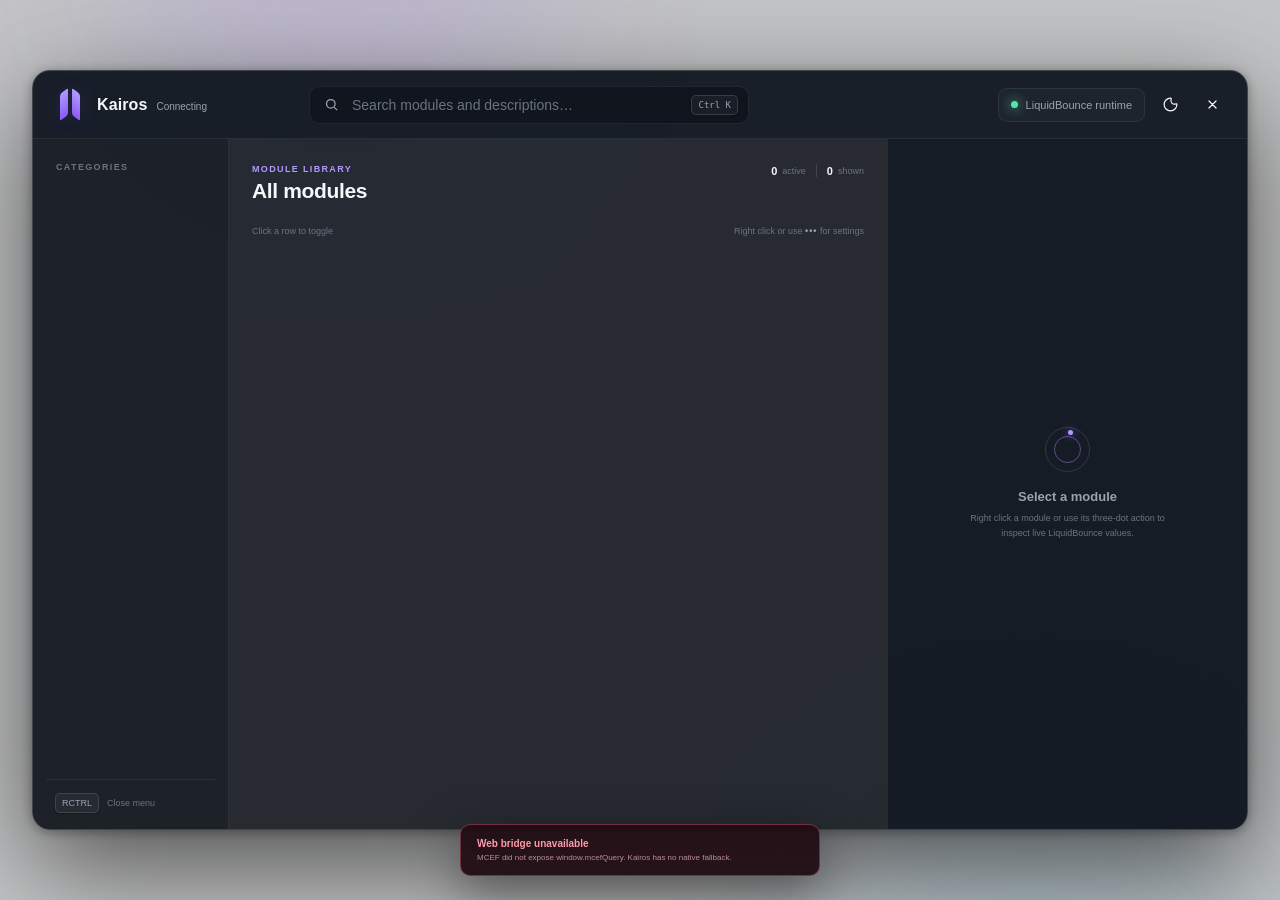
<file: integrations/liquidbounce-1.12.2/overlay/shared/main/resources/assets/kairos_ui/web/index.html>
<!doctype html>
<html lang="en" data-theme="violet">
<head>
  <meta charset="utf-8">
  <meta name="viewport" content="width=device-width,initial-scale=1,user-scalable=no">
  <title>Kairos</title>
  <link rel="stylesheet" href="theme.css">
  <link rel="stylesheet" href="app.css">
  <link rel="stylesheet" href="custom.css">
</head>
<body>
  <div class="veil"></div>
  <div class="ambient ambient-a"></div>
  <div class="ambient ambient-b"></div>

  <main class="window" id="app" aria-busy="true">
    <header class="topbar">
      <div class="brand">
        <span class="brand-mark" aria-hidden="true"><i></i><i></i></span>
        <span class="brand-copy"><strong>Kairos</strong><small id="version">Connecting</small></span>
      </div>

      <label class="search">
        <svg viewBox="0 0 24 24" aria-hidden="true"><circle cx="11" cy="11" r="6"></circle><path d="m16 16 4 4"></path></svg>
        <input id="search" type="text" autocomplete="off" spellcheck="false" placeholder="Search modules and descriptions…">
        <kbd>Ctrl K</kbd>
      </label>

      <div class="top-actions">
        <span class="runtime"><i></i><span id="runtime-label">LiquidBounce runtime</span></span>
        <button class="icon-button" id="theme-button" title="Cycle theme" aria-label="Cycle theme">
          <svg viewBox="0 0 24 24"><path d="M12 3a9 9 0 1 0 9 9c0-1-.8-1.3-1.5-.9a5 5 0 0 1-6.6-6.6C13.3 3.8 13 3 12 3Z"></path></svg>
        </button>
        <button class="icon-button close" id="close-button" title="Close" aria-label="Close">
          <svg viewBox="0 0 24 24"><path d="m7 7 10 10M17 7 7 17"></path></svg>
        </button>
      </div>
    </header>

    <section class="body-grid">
      <aside class="sidebar">
        <p class="eyebrow">Categories</p>
        <nav id="categories" class="category-list"></nav>
        <div class="sidebar-foot">
          <span class="keycap">RCTRL</span><span>Close menu</span>
        </div>
      </aside>

      <section class="modules-pane">
        <div class="pane-heading">
          <div><p class="eyebrow" id="category-kicker">Module library</p><h1 id="category-title">All modules</h1></div>
          <div class="module-count"><strong id="enabled-count">0</strong><span>active</span><em></em><strong id="module-count">0</strong><span>shown</span></div>
        </div>
        <div class="hint"><span>Click a row to toggle</span><span>Right click or use <b>•••</b> for settings</span></div>
        <div id="modules" class="module-list"></div>
        <div id="empty" class="empty-state" hidden>
          <span>⌕</span><strong>No modules found</strong><small>Try another category or search phrase.</small>
        </div>
      </section>

      <aside class="inspector" id="inspector">
        <div class="inspector-empty" id="inspector-empty">
          <span class="orbit"><i></i></span>
          <strong>Select a module</strong>
          <p>Right click a module or use its three-dot action to inspect live LiquidBounce values.</p>
        </div>
        <div id="inspector-content" hidden></div>
      </aside>
    </section>
  </main>

  <div id="error" class="error-card" hidden>
    <strong>Web bridge unavailable</strong>
    <span id="error-message">Kairos could not connect to LiquidBounce.</span>
  </div>
  <script src="app.js"></script>
</body>
</html>
</file>
<file: integrations/liquidbounce-1.12.2/overlay/shared/main/resources/assets/kairos_ui/web/theme.css>
:root {
  --accent: #8b5cf6;
  --accent-bright: #b29aff;
  --accent-soft: rgba(139, 92, 246, .17);
  --accent-line: rgba(178, 154, 255, .42);
  --success: #55e6a5;
  --danger: #ff7185;
  --window: rgba(9, 14, 21, .84);
  --topbar: rgba(18, 25, 35, .72);
  --panel: rgba(15, 22, 31, .72);
  --panel-strong: rgba(20, 28, 39, .94);
  --component: rgba(255, 255, 255, .042);
  --component-hover: rgba(255, 255, 255, .072);
  --line: rgba(255, 255, 255, .072);
  --line-strong: rgba(255, 255, 255, .12);
  --text: #f5f7fb;
  --muted: #98a3b2;
  --subtle: #697482;
  --font-ui: Inter, "Segoe UI Variable", "Segoe UI", "SF Pro Display", Roboto, Arial, sans-serif;
  --window-radius: 18px;
  --component-radius: 10px;
}

html[data-theme="cyan"] {
  --accent: #18afd0;
  --accent-bright: #68e7f4;
  --accent-soft: rgba(24, 175, 208, .16);
  --accent-line: rgba(104, 231, 244, .42);
}

html[data-theme="rose"] {
  --accent: #e85d89;
  --accent-bright: #f7a3c4;
  --accent-soft: rgba(232, 93, 137, .16);
  --accent-line: rgba(247, 163, 196, .42);
}
</file>
<file: integrations/liquidbounce-1.12.2/overlay/shared/main/resources/assets/kairos_ui/web/app.css>
* { box-sizing: border-box; }
html, body { width: 100%; height: 100%; margin: 0; overflow: hidden; background: transparent; }
body {
  color: var(--text);
  font-family: var(--font-ui);
  font-size: 14px;
  -webkit-font-smoothing: antialiased;
  user-select: none;
  -webkit-user-select: none;
}
button, input, select { font: inherit; }
button { color: inherit; }
html[data-animations="off"] *, html[data-animations="off"] *::before, html[data-animations="off"] *::after {
  animation-duration: 0s !important;
  transition-duration: 0s !important;
}

.veil { position: fixed; inset: 0; background: rgba(2, 6, 11, .23); }
.ambient { position: fixed; width: 35vw; height: 35vw; border-radius: 50%; filter: blur(92px); opacity: .13; pointer-events: none; }
.ambient-a { top: -20vw; left: 9vw; background: var(--accent); }
.ambient-b { right: 2vw; bottom: -26vw; background: #1c8cb8; }

.window {
  position: absolute;
  left: 50%; top: 50%;
  width: calc(100vw - 64px);
  height: calc(100vh - 64px);
  max-width: 1320px;
  max-height: 760px;
  min-width: 850px;
  min-height: 520px;
  transform: translate(-50%, -50%);
  overflow: hidden;
  border: 1px solid var(--line-strong);
  border-radius: var(--window-radius);
  background: var(--window);
  box-shadow: 0 36px 110px rgba(0,0,0,.6), 0 2px 12px rgba(0,0,0,.34), inset 0 1px rgba(255,255,255,.045);
  -webkit-backdrop-filter: blur(20px) saturate(128%);
  backdrop-filter: blur(20px) saturate(128%);
  animation: reveal .2s cubic-bezier(.2,.8,.2,1) both;
}
@keyframes reveal {
  from { opacity: 0; transform: translate(-50%,-48.5%) scale(.985); }
  to { opacity: 1; transform: translate(-50%,-50%) scale(1); }
}

.topbar {
  height: 68px;
  display: grid;
  grid-template-columns: 230px minmax(280px, 440px) 1fr;
  align-items: center;
  gap: 24px;
  padding: 0 18px 0 22px;
  border-bottom: 1px solid var(--line);
  background: var(--topbar);
}
.brand { display: flex; align-items: center; gap: 12px; }
.brand-mark { position: relative; width: 30px; height: 34px; display: inline-block; }
.brand-mark i { position: absolute; width: 8px; height: 27px; top: 3px; background: linear-gradient(180deg,var(--accent-bright),var(--accent)); transform: skewY(-38deg); border-radius: 2px; box-shadow: 0 0 18px var(--accent-soft); }
.brand-mark i:first-child { left: 5px; }
.brand-mark i:last-child { right: 5px; transform: skewY(38deg); }
.brand-copy { display: flex; align-items: baseline; gap: 9px; }
.brand-copy strong { font-size: 16px; letter-spacing: .1px; }
.brand-copy small { color: var(--muted); font-size: 10px; }

.search { height: 38px; display: flex; align-items: center; gap: 10px; padding: 0 10px 0 13px; border: 1px solid var(--line); border-radius: 10px; background: rgba(4,8,13,.34); transition: border-color .15s, background .15s; }
.search:focus-within { border-color: var(--accent-line); background: rgba(4,8,13,.5); }
.search svg { width: 17px; height: 17px; fill: none; stroke: var(--muted); stroke-width: 1.8; }
.search input { min-width: 0; flex: 1; border: 0; outline: 0; color: var(--text); background: transparent; user-select: text; }
.search input::placeholder { color: var(--subtle); }
kbd, .keycap { border: 1px solid var(--line-strong); border-radius: 5px; background: rgba(255,255,255,.045); color: var(--muted); font-size: 9px; line-height: 18px; padding: 0 6px; box-shadow: 0 1px 2px rgba(0,0,0,.2); }

.top-actions { justify-self: end; display: flex; align-items: center; gap: 8px; }
.runtime { height: 34px; display: flex; align-items: center; gap: 8px; padding: 0 12px; border: 1px solid var(--line); border-radius: 9px; color: var(--muted); background: rgba(255,255,255,.025); font-size: 11px; }
.runtime i { width: 7px; height: 7px; border-radius: 50%; background: var(--success); box-shadow: 0 0 12px var(--success); }
.icon-button { width: 34px; height: 34px; display: grid; place-items: center; border: 1px solid transparent; border-radius: 9px; background: transparent; cursor: pointer; }
.icon-button:hover { border-color: var(--line); background: var(--component-hover); }
.icon-button.close:hover { color: var(--danger); background: rgba(255,113,133,.09); }
.icon-button svg { width: 17px; height: 17px; fill: none; stroke: currentColor; stroke-width: 1.7; stroke-linecap: round; stroke-linejoin: round; }

.body-grid { height: calc(100% - 68px); display: grid; grid-template-columns: 196px minmax(380px, 1fr) 360px; }
.sidebar { min-width: 0; padding: 23px 13px 16px; display: flex; flex-direction: column; border-right: 1px solid var(--line); background: rgba(8,13,19,.32); }
.eyebrow { margin: 0 10px 12px; color: var(--subtle); font-size: 9px; font-weight: 700; letter-spacing: 1.35px; text-transform: uppercase; }
.category-list { display: flex; flex-direction: column; gap: 4px; }
.category { position: relative; height: 39px; display: flex; align-items: center; gap: 10px; width: 100%; padding: 0 11px; border: 1px solid transparent; border-radius: 9px; background: transparent; color: var(--muted); cursor: pointer; text-align: left; transition: .14s ease; }
.category:hover { color: var(--text); background: var(--component); }
.category.active { color: var(--text); border-color: var(--accent-line); background: linear-gradient(90deg,var(--accent-soft),rgba(255,255,255,.022)); }
.category.active::before { content: ""; position: absolute; left: -1px; width: 2px; height: 18px; border-radius: 2px; background: var(--accent-bright); box-shadow: 0 0 12px var(--accent); }
.category-icon { width: 20px; height: 20px; display: grid; place-items: center; color: inherit; font-size: 12px; font-weight: 700; }
.category-name { flex: 1; font-size: 12px; font-weight: 550; }
.category-count { color: var(--subtle); font-size: 10px; }
.sidebar-foot { margin-top: auto; display: flex; align-items: center; gap: 8px; padding: 13px 9px 0; border-top: 1px solid var(--line); color: var(--subtle); font-size: 9px; }

.modules-pane { min-width: 0; padding: 25px 19px 18px; overflow: hidden; display: flex; flex-direction: column; }
.pane-heading { min-height: 46px; display: flex; align-items: flex-start; justify-content: space-between; padding: 0 4px; }
.pane-heading .eyebrow { margin: 0 0 5px; color: var(--accent-bright); }
.pane-heading h1 { margin: 0; font-size: 21px; line-height: 24px; letter-spacing: -.35px; }
.module-count { display: flex; align-items: center; gap: 5px; color: var(--subtle); font-size: 9px; }
.module-count strong { color: var(--text); font-size: 11px; }
.module-count em { width: 1px; height: 13px; margin: 0 5px; background: var(--line-strong); }
.hint { display: flex; justify-content: space-between; margin: 16px 4px 8px; color: var(--subtle); font-size: 9px; }
.hint b { color: var(--muted); letter-spacing: 1px; }
.module-list { min-height: 0; overflow-y: auto; padding: 1px 4px 16px; }
.module-list::-webkit-scrollbar, .settings-list::-webkit-scrollbar { width: 5px; }
.module-list::-webkit-scrollbar-thumb, .settings-list::-webkit-scrollbar-thumb { background: var(--line-strong); border-radius: 10px; }

.module-card { position: relative; min-height: 58px; display: grid; grid-template-columns: 36px minmax(0,1fr) auto; align-items: center; gap: 10px; margin-bottom: 7px; padding: 7px 9px 7px 11px; border: 1px solid var(--line); border-radius: var(--component-radius); background: var(--component); cursor: pointer; transition: transform .12s, border-color .12s, background .12s; animation: card-in .18s ease both; }
@keyframes card-in { from { opacity: 0; transform: translateY(4px); } to { opacity: 1; transform: translateY(0); } }
.module-card:hover { transform: translateX(2px); border-color: var(--line-strong); background: var(--component-hover); }
.module-card.selected { border-color: var(--accent-line); box-shadow: inset 2px 0 var(--accent); }
.module-symbol { width: 33px; height: 33px; display: grid; place-items: center; border: 1px solid var(--line); border-radius: 8px; color: var(--subtle); background: rgba(0,0,0,.12); font-weight: 800; font-size: 11px; }
.module-card.enabled .module-symbol { color: var(--accent-bright); border-color: var(--accent-line); background: var(--accent-soft); }
.module-copy { min-width: 0; }
.module-name-line { display: flex; align-items: center; gap: 7px; margin-bottom: 4px; }
.module-name-line i { width: 5px; height: 5px; flex: 0 0 auto; border-radius: 50%; background: var(--subtle); }
.module-card.enabled .module-name-line i { background: var(--accent-bright); box-shadow: 0 0 9px var(--accent); }
.module-copy strong { overflow: hidden; color: var(--text); font-size: 12px; font-weight: 600; text-overflow: ellipsis; white-space: nowrap; }
.module-copy small { display: block; overflow: hidden; color: var(--subtle); font-size: 9px; text-overflow: ellipsis; white-space: nowrap; }
.module-meta { display: flex; align-items: center; gap: 6px; }
.module-key { max-width: 64px; overflow: hidden; text-overflow: ellipsis; white-space: nowrap; }
.state-button, .check-button { width: 28px; height: 28px; display: grid; place-items: center; border: 1px solid var(--line-strong); border-radius: 7px; background: rgba(0,0,0,.16); color: transparent; cursor: pointer; }
.state-button svg, .check-button svg { width: 14px; height: 14px; fill: none; stroke: currentColor; stroke-width: 2; stroke-linecap: round; stroke-linejoin: round; }
.module-card.enabled .state-button, .check-button.enabled { color: #fff; border-color: var(--accent-line); background: var(--accent); box-shadow: 0 0 15px var(--accent-soft); }
.host-module .state-button { color: var(--accent-bright); border-color: var(--accent-line); background: var(--accent-soft); }
.more-button { width: 27px; height: 27px; border: 0; border-radius: 7px; background: transparent; color: var(--muted); cursor: pointer; letter-spacing: 1px; }
.more-button:hover { background: var(--component-hover); color: var(--text); }
.empty-state { flex: 1; place-content: center; justify-items: center; color: var(--subtle); text-align: center; }
.empty-state:not([hidden]) { display: grid; }
.empty-state span { font-size: 28px; }
.empty-state strong { margin-top: 10px; color: var(--muted); }
.empty-state small { margin-top: 5px; }

.inspector { min-width: 0; border-left: 1px solid var(--line); background: var(--panel); overflow: hidden; }
.inspector-empty { height: 100%; display: flex; flex-direction: column; align-items: center; justify-content: center; padding: 34px; color: var(--subtle); text-align: center; }
.inspector-empty strong { margin: 17px 0 7px; color: var(--muted); font-size: 13px; }
.inspector-empty p { max-width: 225px; margin: 0; font-size: 9px; line-height: 1.65; }
.orbit { position: relative; width: 45px; height: 45px; border: 1px solid var(--line-strong); border-radius: 50%; }
.orbit::after { content: ""; position: absolute; inset: 8px; border: 1px solid var(--accent-line); border-radius: 50%; }
.orbit i { position: absolute; left: 50%; top: 2px; width: 5px; height: 5px; border-radius: 50%; background: var(--accent-bright); box-shadow: 0 0 9px var(--accent); }
.inspector-head { padding: 24px 22px 17px; border-bottom: 1px solid var(--line); background: rgba(255,255,255,.014); }
.inspector-title-row { display: flex; align-items: center; justify-content: space-between; gap: 12px; }
.inspector-title-row > div { min-width: 0; }
.inspector-category { display: block; margin-bottom: 4px; color: var(--accent-bright); font-size: 8px; font-weight: 700; letter-spacing: 1px; text-transform: uppercase; }
.inspector-title-row h2 { margin: 0; overflow: hidden; font-size: 19px; letter-spacing: -.25px; text-overflow: ellipsis; white-space: nowrap; }
.inspector-head > p { margin: 9px 0 12px; color: var(--subtle); font-size: 9px; line-height: 1.55; }
.inspector-meta { display: flex; justify-content: space-between; color: var(--subtle); font-size: 8px; }
.inspector-meta kbd { margin-left: 4px; }
.large-state { height: 30px; padding: 0 10px; border: 1px solid var(--line-strong); border-radius: 7px; background: var(--component); color: var(--muted); font-size: 8px; font-weight: 700; letter-spacing: .55px; cursor: pointer; }
.large-state.enabled { color: var(--accent-bright); border-color: var(--accent-line); background: var(--accent-soft); }
.settings-list { height: calc(100% - 146px); overflow-y: auto; padding: 18px 22px 28px; }
.settings-label { margin: 4px 0 9px; color: var(--subtle); font-size: 8px; font-weight: 700; letter-spacing: 1.2px; text-transform: uppercase; }
.setting { min-height: 46px; display: flex; align-items: center; justify-content: space-between; gap: 13px; padding: 7px 0; border-bottom: 1px solid var(--line); }
.setting-copy { min-width: 0; }
.setting-copy strong { display: block; overflow: hidden; font-size: 10px; font-weight: 550; text-overflow: ellipsis; white-space: nowrap; }
.setting-copy small { color: var(--subtle); font-size: 8px; }
.number-setting { display: block; padding: 11px 0 14px; }
.number-top { display: flex; align-items: center; justify-content: space-between; margin-bottom: 10px; }
.number-value { width: 62px; height: 27px; padding: 0 6px; border: 1px solid var(--line); outline: 0; border-radius: 6px; color: var(--accent-bright); background: rgba(0,0,0,.16); font-size: 9px; text-align: center; user-select: text; }
.range { width: 100%; height: 3px; margin: 0; border: 0; outline: 0; border-radius: 4px; background: var(--line-strong); appearance: none; -webkit-appearance: none; user-select: auto; }
.range::-webkit-slider-thumb { width: 12px; height: 12px; border: 2px solid #fff; border-radius: 50%; background: var(--accent); box-shadow: 0 0 10px var(--accent); appearance: none; -webkit-appearance: none; cursor: pointer; }
.select-wrap { position: relative; min-width: 118px; }
.select-wrap select { width: 100%; height: 30px; padding: 0 25px 0 9px; border: 1px solid var(--line-strong); outline: 0; border-radius: 7px; color: var(--text); background: var(--panel-strong); font-size: 9px; appearance: none; -webkit-appearance: none; user-select: auto; }
.select-wrap i { position: absolute; right: 9px; top: 6px; color: var(--muted); font-style: normal; pointer-events: none; }
.text-value { width: 145px; height: 29px; padding: 0 8px; border: 1px solid var(--line-strong); outline: 0; border-radius: 7px; color: var(--text); background: rgba(0,0,0,.16); font-size: 9px; user-select: text; }
.text-value:focus, .number-value:focus, .select-wrap select:focus { border-color: var(--accent-line); }
.readonly-value { max-width: 150px; overflow: hidden; color: var(--muted); font-size: 8px; text-overflow: ellipsis; white-space: nowrap; }
.no-settings { padding: 36px 10px; color: var(--subtle); font-size: 9px; line-height: 1.7; text-align: center; }

.error-card { position: fixed; left: 50%; bottom: 24px; transform: translateX(-50%); min-width: 360px; padding: 13px 16px; border: 1px solid rgba(255,113,133,.35); border-radius: 10px; background: rgba(32,13,19,.95); box-shadow: 0 16px 50px rgba(0,0,0,.45); }
.error-card strong { display: block; color: #ff9aaa; font-size: 10px; }
.error-card span { display: block; margin-top: 4px; color: #bd8b94; font-size: 8px; }

@media (max-width: 1060px) {
  .body-grid { grid-template-columns: 174px minmax(340px,1fr) 310px; }
  .topbar { grid-template-columns: 185px minmax(240px,1fr) auto; }
  .runtime { display: none; }
  .module-key { display: none; }
}
</file>
<file: integrations/liquidbounce-1.12.2/overlay/shared/main/resources/assets/kairos_ui/web/custom.css>
/* Optional user overrides are loaded from .minecraft/kairos-ui/custom.css. */
</file>
